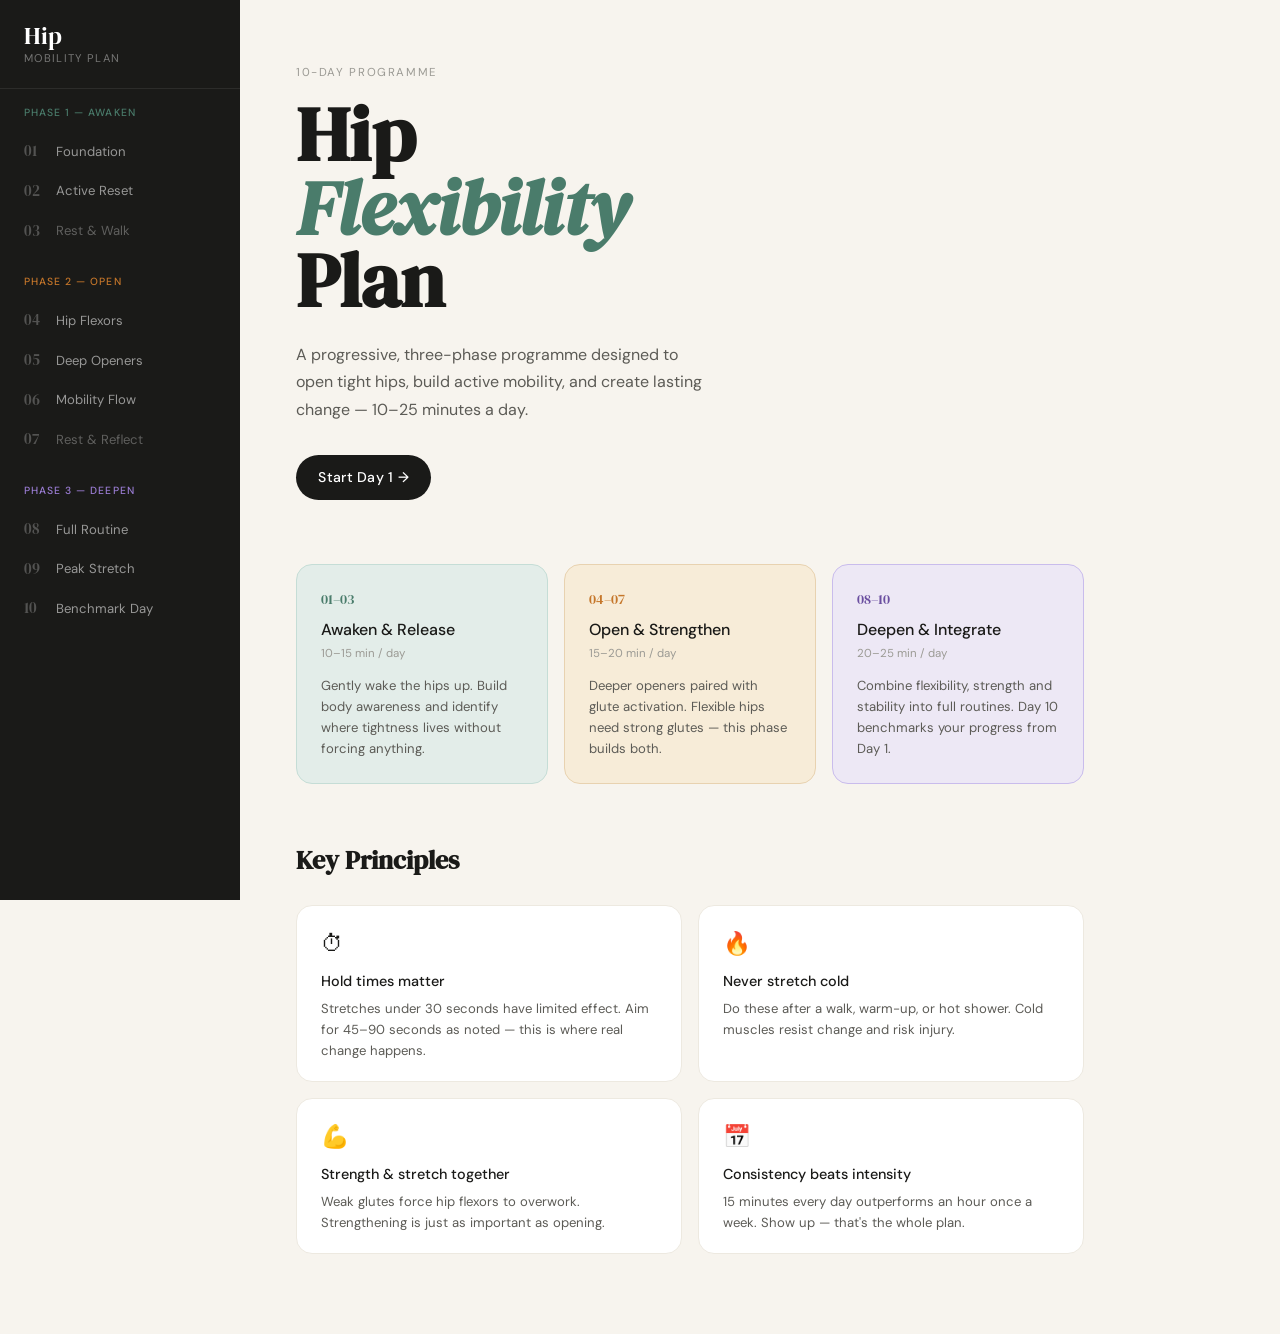
<file: index.html>
<!DOCTYPE html>
<html lang="en">
<head>
  <meta charset="UTF-8" />
  <meta name="viewport" content="width=device-width, initial-scale=1.0" />
  <title>10-Day Hip Flexibility Plan</title>
  <link rel="preconnect" href="https://fonts.googleapis.com" />
  <link rel="preconnect" href="https://fonts.gstatic.com" crossorigin />
  <link href="https://fonts.googleapis.com/css2?family=DM+Serif+Display:ital@0;1&family=DM+Sans:opsz,wght@9..40,300;9..40,400;9..40,500&display=swap" rel="stylesheet" />
  <link rel="stylesheet" href="css/style.css" />
</head>
<body>

  <!-- SIDEBAR NAV -->
  <aside class="sidebar">
    <div class="sidebar-logo">
      <span class="logo-mark">Hip</span>
      <span class="logo-sub">Mobility Plan</span>
    </div>

    <nav class="day-nav">
      <div class="phase-group">
        <div class="phase-label phase-1-label">Phase 1 — Awaken</div>
        <a href="day.html?day=1" class="nav-day" data-day="1">
          <span class="nav-num">01</span><span class="nav-name">Foundation</span>
        </a>
        <a href="day.html?day=2" class="nav-day" data-day="2">
          <span class="nav-num">02</span><span class="nav-name">Active Reset</span>
        </a>
        <a href="day.html?day=3" class="nav-day rest" data-day="3">
          <span class="nav-num">03</span><span class="nav-name">Rest &amp; Walk</span>
        </a>
      </div>
      <div class="phase-group">
        <div class="phase-label phase-2-label">Phase 2 — Open</div>
        <a href="day.html?day=4" class="nav-day" data-day="4">
          <span class="nav-num">04</span><span class="nav-name">Hip Flexors</span>
        </a>
        <a href="day.html?day=5" class="nav-day" data-day="5">
          <span class="nav-num">05</span><span class="nav-name">Deep Openers</span>
        </a>
        <a href="day.html?day=6" class="nav-day" data-day="6">
          <span class="nav-num">06</span><span class="nav-name">Mobility Flow</span>
        </a>
        <a href="day.html?day=7" class="nav-day rest" data-day="7">
          <span class="nav-num">07</span><span class="nav-name">Rest &amp; Reflect</span>
        </a>
      </div>
      <div class="phase-group">
        <div class="phase-label phase-3-label">Phase 3 — Deepen</div>
        <a href="day.html?day=8" class="nav-day" data-day="8">
          <span class="nav-num">08</span><span class="nav-name">Full Routine</span>
        </a>
        <a href="day.html?day=9" class="nav-day" data-day="9">
          <span class="nav-num">09</span><span class="nav-name">Peak Stretch</span>
        </a>
        <a href="day.html?day=10" class="nav-day" data-day="10">
          <span class="nav-num">10</span><span class="nav-name">Benchmark Day</span>
        </a>
      </div>
    </nav>
  </aside>

  <!-- MAIN CONTENT -->
  <main class="main-content">

    <!-- HERO -->
    <section class="hero">
      <div class="hero-eyebrow">10-Day Programme</div>
      <h1 class="hero-title">Hip<br><em>Flexibility</em><br>Plan</h1>
      <p class="hero-desc">
        A progressive, three-phase programme designed to open tight hips, build active mobility, and create lasting change — 10–25 minutes a day.
      </p>
      <a href="day.html?day=1" class="btn-start">Start Day 1 →</a>
    </section>

    <!-- PHASES OVERVIEW -->
    <section class="phases-overview">
      <div class="phase-card phase-card-1">
        <div class="phase-card-num">01–03</div>
        <div class="phase-card-title">Awaken &amp; Release</div>
        <div class="phase-card-sub">10–15 min / day</div>
        <p class="phase-card-desc">Gently wake the hips up. Build body awareness and identify where tightness lives without forcing anything.</p>
      </div>
      <div class="phase-card phase-card-2">
        <div class="phase-card-num">04–07</div>
        <div class="phase-card-title">Open &amp; Strengthen</div>
        <div class="phase-card-sub">15–20 min / day</div>
        <p class="phase-card-desc">Deeper openers paired with glute activation. Flexible hips need strong glutes — this phase builds both.</p>
      </div>
      <div class="phase-card phase-card-3">
        <div class="phase-card-num">08–10</div>
        <div class="phase-card-title">Deepen &amp; Integrate</div>
        <div class="phase-card-sub">20–25 min / day</div>
        <p class="phase-card-desc">Combine flexibility, strength and stability into full routines. Day 10 benchmarks your progress from Day 1.</p>
      </div>
    </section>

    <!-- PRINCIPLES -->
    <section class="principles">
      <h2 class="section-title">Key Principles</h2>
      <div class="principles-grid">
        <div class="principle">
          <div class="principle-icon">⏱</div>
          <div class="principle-title">Hold times matter</div>
          <div class="principle-body">Stretches under 30 seconds have limited effect. Aim for 45–90 seconds as noted — this is where real change happens.</div>
        </div>
        <div class="principle">
          <div class="principle-icon">🔥</div>
          <div class="principle-title">Never stretch cold</div>
          <div class="principle-body">Do these after a walk, warm-up, or hot shower. Cold muscles resist change and risk injury.</div>
        </div>
        <div class="principle">
          <div class="principle-icon">💪</div>
          <div class="principle-title">Strength &amp; stretch together</div>
          <div class="principle-body">Weak glutes force hip flexors to overwork. Strengthening is just as important as opening.</div>
        </div>
        <div class="principle">
          <div class="principle-icon">📅</div>
          <div class="principle-title">Consistency beats intensity</div>
          <div class="principle-body">15 minutes every day outperforms an hour once a week. Show up — that's the whole plan.</div>
        </div>
      </div>
    </section>

  </main>

  <script src="js/main.js"></script>
</body>
</html>
</file>
<file: css/style.css>
/* =============================================
   RESET & BASE
   ============================================= */
*, *::before, *::after { box-sizing: border-box; margin: 0; padding: 0; }

:root {
  --cream:        #F7F4EE;
  --cream-dark:   #EDE9E0;
  --ink:          #1A1A18;
  --ink-muted:    #5C5B56;
  --ink-faint:    #9B9A94;
  --sage:         #4A7C6B;
  --sage-light:   #E3EDE9;
  --amber:        #C5762A;
  --amber-light:  #F7ECD8;
  --coral:        #C45040;
  --coral-light:  #F7E6E3;
  --phase1:       #4A7C6B;
  --phase1-bg:    #E3EDE9;
  --phase2:       #C5762A;
  --phase2-bg:    #F7ECD8;
  --phase3:       #6B4FA0;
  --phase3-bg:    #EDE8F5;
  --sidebar-w:    240px;
  --font-display: 'DM Serif Display', Georgia, serif;
  --font-body:    'DM Sans', sans-serif;
  --radius:       10px;
  --radius-lg:    16px;
  --shadow:       0 1px 3px rgba(26,26,24,0.08), 0 4px 16px rgba(26,26,24,0.04);
}

html { font-size: 16px; scroll-behavior: smooth; }

body {
  font-family: var(--font-body);
  background: var(--cream);
  color: var(--ink);
  display: flex;
  min-height: 100vh;
  line-height: 1.6;
}

/* =============================================
   SIDEBAR
   ============================================= */
.sidebar {
  width: var(--sidebar-w);
  min-width: var(--sidebar-w);
  background: var(--ink);
  position: sticky;
  top: 0;
  height: 100vh;
  overflow-y: auto;
  display: flex;
  flex-direction: column;
  padding: 0 0 2rem;
  scrollbar-width: thin;
  scrollbar-color: #3a3a38 transparent;
}

.sidebar-logo {
  padding: 1.5rem 1.5rem 1.25rem;
  border-bottom: 1px solid rgba(255,255,255,0.08);
  margin-bottom: 1rem;
}
.logo-mark {
  display: block;
  font-family: var(--font-display);
  font-size: 1.5rem;
  color: #fff;
  line-height: 1;
}
.logo-sub {
  display: block;
  font-size: 0.7rem;
  letter-spacing: 0.12em;
  text-transform: uppercase;
  color: rgba(255,255,255,0.4);
  margin-top: 2px;
}

.day-nav { padding: 0 0.75rem; }

.phase-group { margin-bottom: 1.5rem; }

.phase-label {
  font-size: 0.65rem;
  letter-spacing: 0.1em;
  text-transform: uppercase;
  font-weight: 500;
  padding: 0 0.75rem 0.4rem;
  margin-bottom: 0.25rem;
}
.phase-1-label { color: var(--sage); }
.phase-2-label { color: var(--amber); }
.phase-3-label { color: #9B7DD4; }

.nav-day {
  display: flex;
  align-items: center;
  gap: 0.6rem;
  padding: 0.45rem 0.75rem;
  border-radius: 7px;
  text-decoration: none;
  color: rgba(255,255,255,0.55);
  font-size: 0.82rem;
  transition: background 0.15s, color 0.15s;
  margin-bottom: 1px;
}
.nav-day:hover { background: rgba(255,255,255,0.06); color: rgba(255,255,255,0.85); }
.nav-day.active { background: rgba(255,255,255,0.1); color: #fff; }
.nav-day.rest { color: rgba(255,255,255,0.3); }
.nav-day.rest:hover { color: rgba(255,255,255,0.55); }

.nav-num {
  font-family: var(--font-display);
  font-size: 0.95rem;
  color: rgba(255,255,255,0.25);
  min-width: 22px;
}
.nav-day.active .nav-num,
.nav-day:hover .nav-num { color: rgba(255,255,255,0.5); }

/* =============================================
   MAIN CONTENT — HOMEPAGE
   ============================================= */
.main-content {
  flex: 1;
  min-width: 0;
  padding: 3rem 3.5rem 5rem;
  max-width: 900px;
}

/* HERO */
.hero { margin-bottom: 4rem; padding-top: 1rem; }

.hero-eyebrow {
  font-size: 0.72rem;
  letter-spacing: 0.14em;
  text-transform: uppercase;
  color: var(--ink-faint);
  margin-bottom: 1rem;
}

.hero-title {
  font-family: var(--font-display);
  font-size: clamp(3.5rem, 6vw, 5.5rem);
  line-height: 0.95;
  color: var(--ink);
  margin-bottom: 1.5rem;
}
.hero-title em {
  font-style: italic;
  color: var(--sage);
}

.hero-desc {
  max-width: 420px;
  font-size: 1rem;
  color: var(--ink-muted);
  line-height: 1.7;
  margin-bottom: 2rem;
}

.btn-start {
  display: inline-flex;
  align-items: center;
  gap: 0.4rem;
  background: var(--ink);
  color: #fff;
  text-decoration: none;
  font-size: 0.88rem;
  font-weight: 500;
  padding: 0.7rem 1.4rem;
  border-radius: 100px;
  letter-spacing: 0.02em;
  transition: background 0.15s, transform 0.1s;
}
.btn-start:hover { background: #333; transform: translateY(-1px); }

/* PHASES OVERVIEW */
.phases-overview {
  display: grid;
  grid-template-columns: repeat(3, 1fr);
  gap: 1rem;
  margin-bottom: 3.5rem;
}

.phase-card {
  padding: 1.5rem;
  border-radius: var(--radius-lg);
  border: 1px solid transparent;
}
.phase-card-1 { background: var(--phase1-bg); border-color: #c5ddd6; }
.phase-card-2 { background: var(--phase2-bg); border-color: #e8d2b0; }
.phase-card-3 { background: var(--phase3-bg); border-color: #c9bcec; }

.phase-card-num {
  font-family: var(--font-display);
  font-size: 0.85rem;
  margin-bottom: 0.4rem;
}
.phase-card-1 .phase-card-num { color: var(--phase1); }
.phase-card-2 .phase-card-num { color: var(--phase2); }
.phase-card-3 .phase-card-num { color: var(--phase3); }

.phase-card-title { font-size: 1rem; font-weight: 500; margin-bottom: 0.15rem; }
.phase-card-sub { font-size: 0.72rem; color: var(--ink-faint); margin-bottom: 0.75rem; }
.phase-card-desc { font-size: 0.82rem; color: var(--ink-muted); line-height: 1.6; }

/* PRINCIPLES */
.section-title {
  font-family: var(--font-display);
  font-size: 1.6rem;
  margin-bottom: 1.5rem;
  color: var(--ink);
}

.principles-grid {
  display: grid;
  grid-template-columns: 1fr 1fr;
  gap: 1rem;
}

.principle {
  background: #fff;
  border: 1px solid var(--cream-dark);
  border-radius: var(--radius-lg);
  padding: 1.25rem 1.5rem;
}
.principle-icon { font-size: 1.4rem; margin-bottom: 0.5rem; }
.principle-title { font-size: 0.9rem; font-weight: 500; margin-bottom: 0.3rem; }
.principle-body { font-size: 0.82rem; color: var(--ink-muted); line-height: 1.6; }

/* =============================================
   DAY PAGE LAYOUT
   ============================================= */
.day-main { padding: 2.5rem 2.5rem 5rem; max-width: 1100px; }

.day-header { margin-bottom: 2.5rem; }

.day-meta {
  display: flex;
  align-items: center;
  gap: 0.75rem;
  margin-bottom: 0.75rem;
}
.day-badge {
  font-size: 0.68rem;
  letter-spacing: 0.1em;
  text-transform: uppercase;
  font-weight: 500;
  padding: 3px 10px;
  border-radius: 100px;
}
.badge-phase1 { background: var(--phase1-bg); color: var(--phase1); }
.badge-phase2 { background: var(--phase2-bg); color: var(--phase2); }
.badge-phase3 { background: var(--phase3-bg); color: var(--phase3); }
.badge-rest   { background: var(--cream-dark); color: var(--ink-muted); }

.day-number {
  font-size: 0.75rem;
  color: var(--ink-faint);
  letter-spacing: 0.06em;
}

.day-title {
  font-family: var(--font-display);
  font-size: clamp(2rem, 3.5vw, 3rem);
  line-height: 1.05;
  margin-bottom: 0.6rem;
}

.day-duration {
  font-size: 0.82rem;
  color: var(--ink-muted);
}

/* TIP BOX */
.tip-box {
  background: #fff;
  border: 1px solid var(--cream-dark);
  border-left: 3px solid var(--sage);
  border-radius: var(--radius);
  padding: 0.9rem 1.1rem;
  font-size: 0.85rem;
  color: var(--ink-muted);
  line-height: 1.6;
  margin-bottom: 2.5rem;
}
.tip-box strong { color: var(--ink); font-weight: 500; }

/* EXERCISE LIST */
.exercises-list { display: flex; flex-direction: column; gap: 2rem; }

/* EXERCISE CARD */
.exercise-card {
  background: #fff;
  border: 1px solid var(--cream-dark);
  border-radius: var(--radius-lg);
  overflow: hidden;
  box-shadow: var(--shadow);
  animation: fadeUp 0.4s ease both;
}

@keyframes fadeUp {
  from { opacity: 0; transform: translateY(10px); }
  to   { opacity: 1; transform: translateY(0); }
}

.exercise-card:nth-child(1) { animation-delay: 0.05s; }
.exercise-card:nth-child(2) { animation-delay: 0.1s; }
.exercise-card:nth-child(3) { animation-delay: 0.15s; }

.exercise-card-inner {
  display: grid;
  grid-template-columns: 1fr 1fr;
  min-height: 280px;
}

/* LEFT COLUMN — instructions */
.ex-instructions {
  padding: 1.75rem 2rem;
  border-right: 1px solid var(--cream-dark);
  display: flex;
  flex-direction: column;
}

.ex-num-label {
  font-size: 0.68rem;
  letter-spacing: 0.1em;
  text-transform: uppercase;
  color: var(--ink-faint);
  margin-bottom: 0.3rem;
}
.ex-name {
  font-family: var(--font-display);
  font-size: 1.35rem;
  line-height: 1.1;
  margin-bottom: 1rem;
  color: var(--ink);
}

/* Quick facts row */
.ex-quick-facts {
  display: flex;
  flex-wrap: wrap;
  gap: 0.4rem;
  margin-bottom: 1rem;
}
.ex-fact {
  font-size: 0.72rem;
  background: var(--cream);
  border: 1px solid var(--cream-dark);
  border-radius: 100px;
  padding: 2px 10px;
  color: var(--ink-muted);
}

/* Short summary */
.ex-summary {
  font-size: 0.88rem;
  color: var(--ink-muted);
  line-height: 1.65;
  margin-bottom: 1.25rem;
}

/* Expand toggle */
.ex-expand-toggle {
  display: inline-flex;
  align-items: center;
  gap: 0.3rem;
  font-size: 0.78rem;
  font-weight: 500;
  color: var(--sage);
  background: none;
  border: none;
  cursor: pointer;
  padding: 0;
  margin-bottom: 0;
  transition: color 0.15s;
}
.ex-expand-toggle:hover { color: #2f5a4c; }
.ex-expand-toggle .toggle-arrow {
  display: inline-block;
  transition: transform 0.2s;
}
.ex-expand-toggle.open .toggle-arrow { transform: rotate(180deg); }

/* Expanded deep-dive */
.ex-deep-dive {
  display: none;
  margin-top: 1rem;
  padding-top: 1rem;
  border-top: 1px solid var(--cream-dark);
}
.ex-deep-dive.visible { display: block; }

.deep-section { margin-bottom: 1rem; }
.deep-section:last-child { margin-bottom: 0; }
.deep-label {
  font-size: 0.68rem;
  letter-spacing: 0.09em;
  text-transform: uppercase;
  font-weight: 500;
  color: var(--ink-faint);
  margin-bottom: 0.3rem;
}
.deep-text {
  font-size: 0.83rem;
  color: var(--ink-muted);
  line-height: 1.7;
}

.steps-list {
  list-style: none;
  padding: 0;
  margin: 0;
  counter-reset: step-counter;
}
.steps-list li {
  counter-increment: step-counter;
  display: flex;
  gap: 0.6rem;
  font-size: 0.83rem;
  color: var(--ink-muted);
  line-height: 1.6;
  margin-bottom: 0.4rem;
}
.steps-list li::before {
  content: counter(step-counter);
  font-family: var(--font-display);
  font-size: 0.9rem;
  color: var(--ink-faint);
  min-width: 1rem;
  padding-top: 1px;
}

/* RIGHT COLUMN — video */
.ex-video {
  display: flex;
  flex-direction: column;
  background: var(--cream);
}

.video-placeholder {
  flex: 1;
  display: flex;
  flex-direction: column;
  align-items: center;
  justify-content: center;
  gap: 0.75rem;
  padding: 2rem;
  text-align: center;
}
.video-placeholder-icon {
  width: 52px; height: 52px;
  background: var(--cream-dark);
  border-radius: 50%;
  display: flex;
  align-items: center;
  justify-content: center;
}
.video-placeholder-icon svg { width: 22px; height: 22px; fill: var(--ink-faint); }
.video-placeholder-text {
  font-size: 0.82rem;
  color: var(--ink-faint);
  line-height: 1.5;
}
.video-placeholder-text strong {
  display: block;
  font-size: 0.78rem;
  letter-spacing: 0.07em;
  text-transform: uppercase;
  color: var(--ink-muted);
  margin-bottom: 0.2rem;
}

/* When an iframe is embedded — it should fill this container */
.ex-video iframe {
  width: 100%;
  height: 100%;
  min-height: 220px;
  border: none;
  display: block;
}

/* Video embed container */
.video-embed-wrap {
  flex: 1;
  position: relative;
  background: #000;
  min-height: 220px;
}
.video-embed-wrap iframe {
  position: absolute;
  inset: 0;
  width: 100%;
  height: 100%;
  border: none;
}

/* YT search link */
.yt-search-link {
  display: flex;
  align-items: center;
  justify-content: center;
  gap: 0.4rem;
  padding: 0.6rem 1rem;
  background: #fff;
  border-top: 1px solid var(--cream-dark);
  font-size: 0.75rem;
  color: var(--ink-muted);
  text-decoration: none;
  transition: background 0.15s, color 0.15s;
}
.yt-search-link:hover { background: var(--cream); color: var(--ink); }
.yt-search-link svg { width: 14px; height: 14px; flex-shrink: 0; }

/* DAY NAV FOOTER */
.day-footer-nav {
  display: flex;
  justify-content: space-between;
  align-items: center;
  margin-top: 3rem;
  padding-top: 2rem;
  border-top: 1px solid var(--cream-dark);
}
.day-nav-btn {
  display: inline-flex;
  align-items: center;
  gap: 0.4rem;
  text-decoration: none;
  font-size: 0.85rem;
  font-weight: 500;
  color: var(--ink-muted);
  padding: 0.55rem 1.1rem;
  border: 1px solid var(--cream-dark);
  border-radius: 100px;
  background: #fff;
  transition: border-color 0.15s, color 0.15s, background 0.15s;
}
.day-nav-btn:hover { border-color: #c0bdb4; color: var(--ink); background: var(--cream); }
.day-nav-btn.next {
  background: var(--ink);
  color: #fff;
  border-color: var(--ink);
}
.day-nav-btn.next:hover { background: #333; border-color: #333; }
.day-nav-btn-placeholder { width: 1px; }

/* COMPLETION BADGE (day 10) */
.completion-block {
  text-align: center;
  padding: 3rem 2rem;
  background: linear-gradient(135deg, var(--phase3-bg) 0%, var(--phase1-bg) 100%);
  border-radius: var(--radius-lg);
  border: 1px solid #c9bcec;
  margin-top: 2rem;
}
.completion-title {
  font-family: var(--font-display);
  font-size: 2rem;
  margin-bottom: 0.5rem;
}
.completion-body {
  font-size: 0.9rem;
  color: var(--ink-muted);
  max-width: 400px;
  margin: 0 auto 1.5rem;
  line-height: 1.7;
}

/* REST DAY CARD */
.rest-day-card {
  background: #fff;
  border: 1px solid var(--cream-dark);
  border-radius: var(--radius-lg);
  padding: 2rem;
  box-shadow: var(--shadow);
}
.rest-day-card + .rest-day-card { margin-top: 1.25rem; }

/* LOADING */
.loading { padding: 3rem; color: var(--ink-faint); font-size: 0.9rem; }

/* =============================================
   RESPONSIVE
   ============================================= */
@media (max-width: 900px) {
  :root { --sidebar-w: 200px; }
  .main-content { padding: 2rem 2rem 4rem; }
  .day-main { padding: 2rem 2rem 4rem; }
  .phases-overview { grid-template-columns: 1fr; }
  .principles-grid { grid-template-columns: 1fr; }
  .exercise-card-inner { grid-template-columns: 1fr; }
  .ex-instructions { border-right: none; border-bottom: 1px solid var(--cream-dark); }
  .ex-video { min-height: 240px; }
}

@media (max-width: 640px) {
  body { flex-direction: column; }
  .sidebar { width: 100%; height: auto; position: static; flex-direction: row; flex-wrap: wrap; padding: 0.75rem; }
  .sidebar-logo { padding: 0.5rem 0.75rem; border-bottom: none; border-right: 1px solid rgba(255,255,255,0.08); margin-bottom: 0; }
  .day-nav { display: flex; flex-wrap: wrap; gap: 0.25rem; padding: 0.25rem; }
  .phase-group { display: flex; flex-wrap: wrap; gap: 0.25rem; align-items: center; margin-bottom: 0; }
  .phase-label { display: none; }
}
</file>
